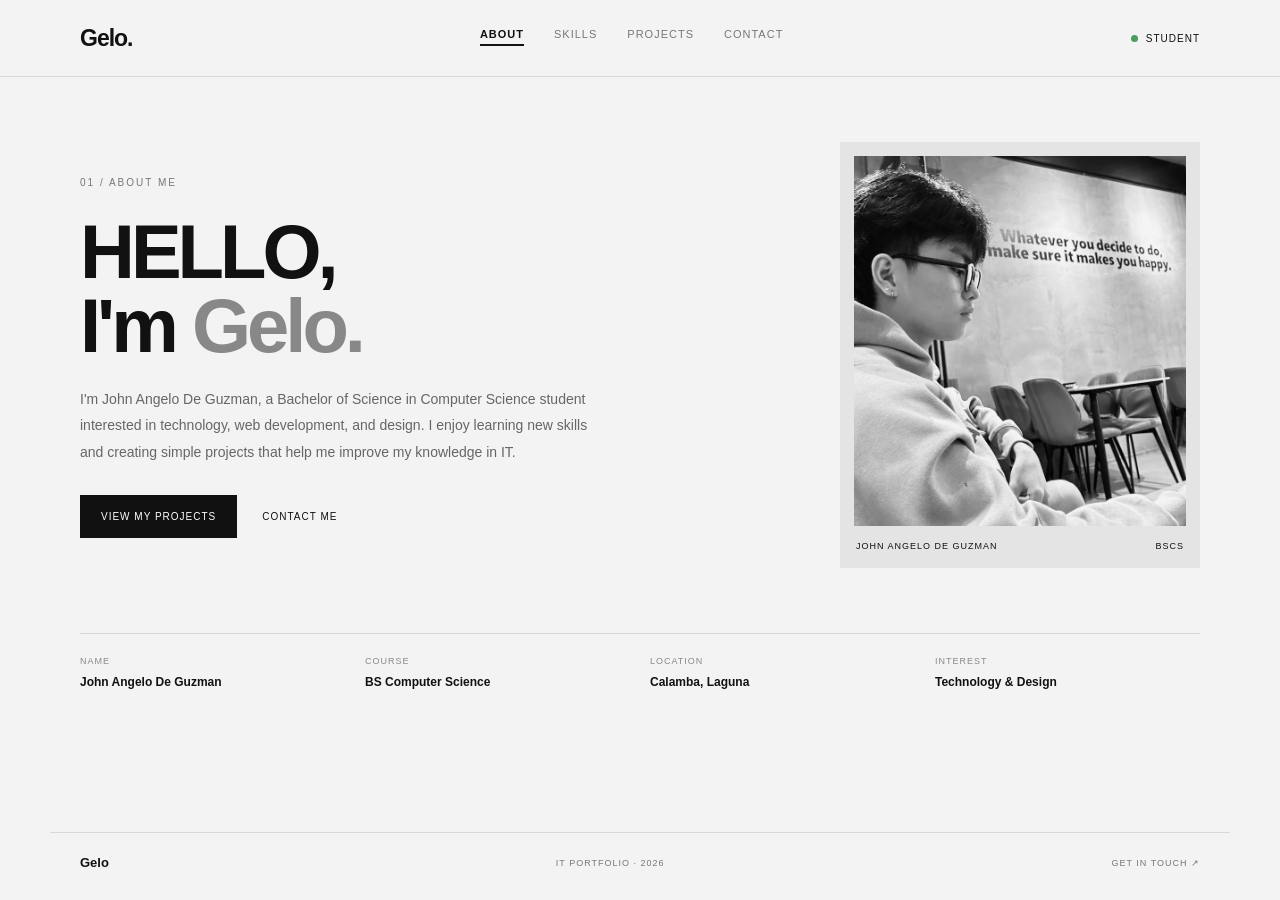
<file: index.html>
<!DOCTYPE html>
<html lang="en">
<head>
    <meta charset="UTF-8">
    <meta name="viewport" content="width=device-width, initial-scale=1.0">
    <title>Gelo | About</title>
    <link rel="stylesheet" href="style.css">
</head>
<body>
    <!-- Header -->
    <header class="site-header"><div class="header-inner"><a href="index.html" class="site-logo">Gelo.</a><nav class="navigation"><a href="index.html" class="nav-active">ABOUT</a>
<a href="skills.html" class="">SKILLS</a>
<a href="projects.html" class="">PROJECTS</a>
<a href="contact.html" class="">CONTACT</a></nav><div class="header-status"><span class="status-dot"></span> STUDENT</div></div></header>
    <main>
        <!-- About -->
        <section class="page-section about-page">
            <div class="about-layout">
                <div class="about-left">
                    <span class="section-number">01 / ABOUT ME</span>
                    <h1>HELLO,<br>I'm <span>Gelo.</span></h1>
                    <p class="description">I'm John Angelo De Guzman, a Bachelor of Science in Computer Science student interested in technology, web development, and design. I enjoy learning new skills and creating simple projects that help me improve my knowledge in IT.</p>
                    <div class="button-group"><a href="projects.html" class="black-button">VIEW MY PROJECTS</a><a href="contact.html" class="text-button">CONTACT ME</a></div>
                </div>
                <div class="about-right"><div class="profile-card"><img src="./profile.jpg" alt="My profile photo"><div class="profile-label"><span>JOHN ANGELO DE GUZMAN</span><span>BSCS</span></div></div></div>
            </div>
            <div class="about-info"><div><span>NAME</span><strong>John Angelo De Guzman</strong></div><div><span>COURSE</span><strong>BS Computer Science</strong></div><div><span>LOCATION</span><strong>Calamba, Laguna</strong></div><div><span>INTEREST</span><strong>Technology &amp; Design</strong></div></div>
        </section></main>
    <!-- Footer -->
    <footer class="site-footer"><a href="index.html">Gelo</a><span>IT PORTFOLIO · 2026</span><a href="contact.html">GET IN TOUCH ↗</a></footer>
    <script src="script.js"></script>
</body>
</html>
</file>
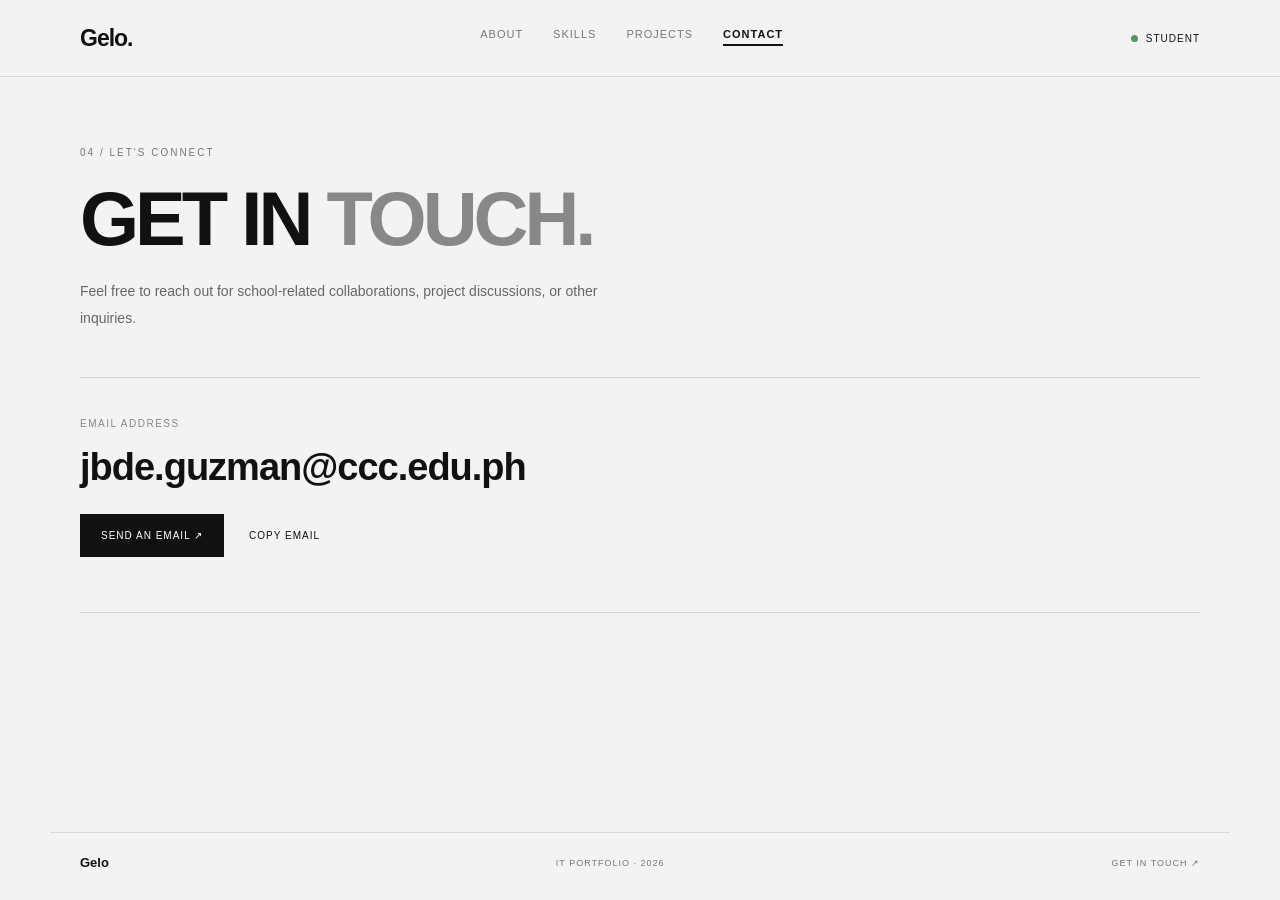
<file: contact.html>
<!DOCTYPE html>
<html lang="en">
<head>
    <meta charset="UTF-8">
    <meta name="viewport" content="width=device-width, initial-scale=1.0">
    <title>Gelo | Contact</title>
    <link rel="stylesheet" href="style.css">
</head>
<body>
    <!-- Header -->
    <header class="site-header"><div class="header-inner"><a href="index.html" class="site-logo">Gelo.</a><nav class="navigation"><a href="index.html" class="">ABOUT</a>
<a href="skills.html" class="">SKILLS</a>
<a href="projects.html" class="">PROJECTS</a>
<a href="contact.html" class="nav-active">CONTACT</a></nav><div class="header-status"><span class="status-dot"></span> STUDENT</div></div></header>
    <main>
        <!-- Contact -->
        <section class="page-section contact-page">
            <div class="section-heading"><span class="section-number">04 / LET'S CONNECT</span><h1>GET IN <span>TOUCH.</span></h1><p>Feel free to reach out for school-related collaborations, project discussions, or other inquiries.</p></div>
            <div class="contact-panel"><span class="contact-label">EMAIL ADDRESS</span><h2 id="emailAddress">jbde.guzman@ccc.edu.ph</h2><div class="button-group"><a class="black-button" href="mailto:your.email@example.com" id="emailLink">SEND AN EMAIL ↗</a><button class="text-button copy-button" id="copyEmail" type="button">COPY EMAIL</button></div><p class="small-note" id="copyMessage"></p></div>
        </section></main>
    <!-- Footer -->
    <footer class="site-footer"><a href="index.html">Gelo</a><span>IT PORTFOLIO · 2026</span><a href="contact.html">GET IN TOUCH ↗</a></footer>
    <script src="script.js"></script>
</body>
</html>
</file>
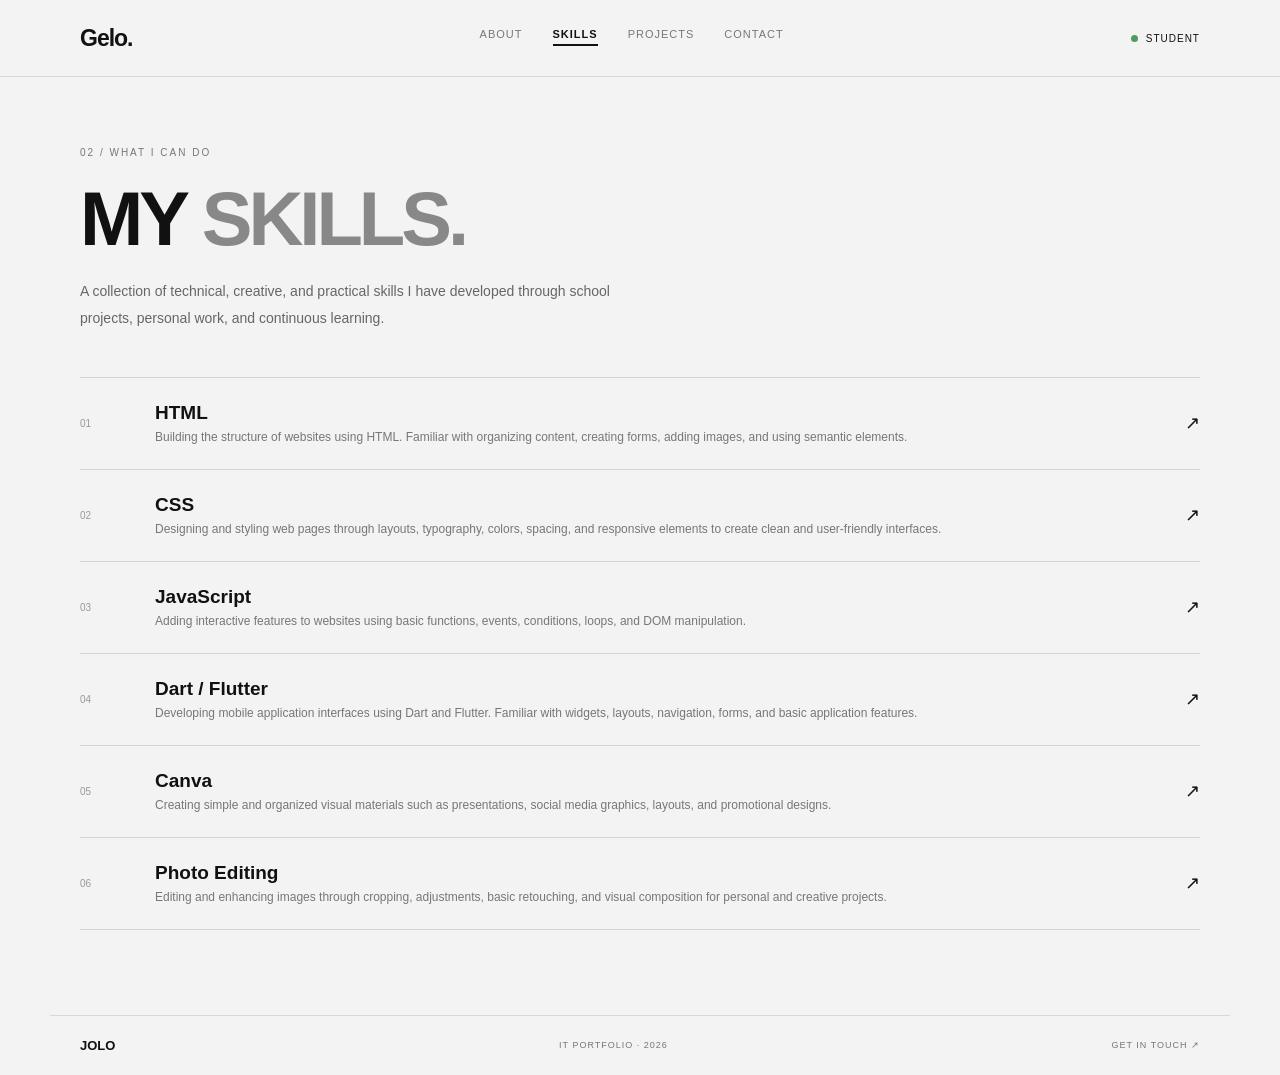
<file: skills.html>
<!DOCTYPE html>
<html lang="en">
<head>
    <meta charset="UTF-8">
    <meta name="viewport" content="width=device-width, initial-scale=1.0">
    <title>GELO | Skills</title>
    <link rel="stylesheet" href="style.css">
</head>
<body>
    <!-- Header -->
    <header class="site-header"><div class="header-inner"><a href="index.html" class="site-logo">Gelo.</a><nav class="navigation"><a href="index.html" class="">ABOUT</a>
<a href="skills.html" class="nav-active">SKILLS</a>
<a href="projects.html" class="">PROJECTS</a>
<a href="contact.html" class="">CONTACT</a></nav><div class="header-status"><span class="status-dot"></span> STUDENT</div></div></header>
    <main>
       
<!-- Skills -->
<section class="page-section">

    <div class="section-heading">
        <span class="section-number">02 / WHAT I CAN DO</span>

        <h1>MY <span>SKILLS.</span></h1>

        <p>
            A collection of technical, creative, and practical skills
            I have developed through school projects, personal work,
            and continuous learning.
        </p>
    </div>

    <div class="skills-list">

        <!-- Skill 01 -->
        <div class="skill-item">
            <span class="skill-number">01</span>
            <div>
                <h2>HTML</h2>
                <p>
                    Building the structure of websites using HTML.
                    Familiar with organizing content, creating forms,
                    adding images, and using semantic elements.
                </p>
            </div>
            <span class="skill-arrow">↗</span>
        </div>

        <!-- Skill 02 -->
        <div class="skill-item">
            <span class="skill-number">02</span>
            <div>
                <h2>CSS</h2>
                <p>
                    Designing and styling web pages through layouts,
                    typography, colors, spacing, and responsive
                    elements to create clean and user-friendly interfaces.
                </p>
            </div>
            <span class="skill-arrow">↗</span>
        </div>

        <!-- Skill 03 -->
        <div class="skill-item">
            <span class="skill-number">03</span>
            <div>
                <h2>JavaScript</h2>
                <p>
                    Adding interactive features to websites using
                    basic functions, events, conditions, loops,
                    and DOM manipulation.
                </p>
            </div>
            <span class="skill-arrow">↗</span>
        </div>

        <!-- Skill 04 -->
        <div class="skill-item">
            <span class="skill-number">04</span>
            <div>
                <h2>Dart / Flutter</h2>
                <p>
                    Developing mobile application interfaces using
                    Dart and Flutter. Familiar with widgets, layouts,
                    navigation, forms, and basic application features.
                </p>
            </div>
            <span class="skill-arrow">↗</span>
        </div>

        <!-- Skill 05 -->
        <div class="skill-item">
            <span class="skill-number">05</span>
            <div>
                <h2>Canva</h2>
                <p>
                    Creating simple and organized visual materials
                    such as presentations, social media graphics,
                    layouts, and promotional designs.
                </p>
            </div>
            <span class="skill-arrow">↗</span>
        </div>

        <!-- Skill 06 -->
        <div class="skill-item">
            <span class="skill-number">06</span>
            <div>
                <h2>Photo Editing</h2>
                <p>
                    Editing and enhancing images through cropping,
                    adjustments, basic retouching, and visual
                    composition for personal and creative projects.
                </p>
            </div>
            <span class="skill-arrow">↗</span>
        </div>

    </div>

</section>

</main>

<!-- Footer -->
<footer class="site-footer">

    <a href="index.html">JOLO</a>

    <span>IT PORTFOLIO · 2026</span>

    <a href="contact.html">GET IN TOUCH ↗</a>

</footer>

<script src="script.js"></script>

</body>
</html>
</file>
<file: style.css>
/* General */
* {
    box-sizing: border-box;
    margin: 0;
    padding: 0;
}

html {
    scroll-behavior: smooth;
}

body {
    background: #f3f3f3;
    color: #111;
    font-family: Arial, Helvetica, sans-serif;
}

a {
    color: inherit;
    text-decoration: none;
}

/* Header */
.site-header {
    width: 100%;
    border-bottom: 1px solid #d8d8d8;
    background: #f3f3f3;
    position: sticky;
    top: 0;
    z-index: 10;
}

.header-inner {
    max-width: 1180px;
    min-height: 76px;
    margin: auto;
    padding: 0 30px;
    display: flex;
    align-items: center;
    justify-content: space-between;
    gap: 25px;
}

.site-logo {
    font-size: 23px;
    font-weight: 800;
    letter-spacing: -1px;
}

/* Navigation */
.navigation {
    display: flex;
    align-items: center;
    gap: 30px;
}

.navigation a {
    font-size: 11px;
    letter-spacing: 1px;
    color: #777;
    position: relative;
    display: inline-block;
    padding-bottom: 8px;
    transition: color 0.3s ease, transform 0.3s ease;
}

.navigation a:hover,
.navigation .nav-active {
    color: #111;
    font-weight: 700;
}

.navigation a:hover {
    transform: translateY(-2px);
}

/* Navigation Underline Animation */
.navigation a::after {
    content: "";
    position: absolute;
    left: 0;
    bottom: 2px;
    width: 100%;
    height: 2px;
    background: currentColor;
    transform: scaleX(0);
    transform-origin: left;
    transition: transform 0.3s ease;
}

.navigation a:hover::after,
.navigation a.nav-active::after {
    transform: scaleX(1);
}

/* Header Status */
.header-status {
    font-size: 10px;
    letter-spacing: 1px;
    display: flex;
    align-items: center;
    gap: 8px;
}

.status-dot {
    width: 7px;
    height: 7px;
    border-radius: 50%;
    background: #4d9a63;
}

/* Page Layout */
main {
    max-width: 1180px;
    min-height: calc(100vh - 145px);
    margin: auto;
    padding: 65px 30px 85px;
}

.page-section {
    width: 100%;
}

.section-number {
    color: #777;
    font-size: 10px;
    letter-spacing: 2px;
}

h1 {
    font-size: clamp(42px, 6vw, 76px);
    line-height: 0.98;
    letter-spacing: -4px;
    margin: 22px 0;
}

h1 span {
    color: #888;
}

.section-heading {
    max-width: 650px;
    margin-bottom: 45px;
}

.section-heading p,
.description {
    color: #666;
    font-size: 14px;
    line-height: 1.9;
    max-width: 570px;
}

/* Heading Hover Gradient Animation */
h1,
h1 span,
h2 {
    transition: color 0.3s ease;
}

h1:hover,
h1:hover span,
h2:hover {
    background: linear-gradient(
        90deg,
        #111111,
        #777777,
        #bbbbbb,
        #555555,
        #111111
    );

    background-size: 200% auto;
    background-clip: text;
    -webkit-background-clip: text;
    -webkit-text-fill-color: transparent;

    animation: headingGradient 2.5s linear infinite;
}

@keyframes headingGradient {
    from {
        background-position: 0% center;
    }

    to {
        background-position: 200% center;
    }
}

/* About */
.about-layout {
    display: grid;
    grid-template-columns: 1.1fr 0.9fr;
    align-items: center;
    gap: 70px;
}

.about-left h1 {
    margin-top: 25px;
}

.description {
    max-width: 520px;
}

.button-group {
    display: flex;
    align-items: center;
    gap: 25px;
    margin-top: 30px;
    flex-wrap: wrap;
}

/* Buttons */
.black-button {
    display: inline-block;
    padding: 15px 20px;
    background: #111;
    color: #fff;
    border: 1px solid #111;
    font-size: 10px;
    letter-spacing: 1px;
    cursor: pointer;
}

.black-button:hover {
    background: #444;
}

.text-button {
    display: inline-block;
    border: 0;
    background: transparent;
    color: #111;
    font: inherit;
    font-size: 10px;
    letter-spacing: 1px;
    cursor: pointer;
}

.text-button:hover {
    text-decoration: underline;
}

/* Button Hover Animation */
.black-button,
.text-button,
.copy-button {
    transition: transform 0.3s ease,
                background-color 0.3s ease,
                color 0.3s ease,
                box-shadow 0.3s ease;
}

.black-button:hover,
.text-button:hover,
.copy-button:hover {
    transform: translateY(-3px);
}

.black-button:hover {
    box-shadow: 0 6px 14px rgba(0, 0, 0, 0.12);
}

/* Profile */
.profile-card {
    max-width: 360px;
    margin-left: auto;
    background: #e4e4e4;
    padding: 14px;
    overflow: hidden;
}

.profile-card img {
    display: block;
    width: 100%;
    height: 370px;
    object-fit: cover;
    background: #d5d5d5;
    transition: transform 0.5s ease;
}

.profile-card:hover img {
    transform: scale(1.03);
}

.profile-label {
    display: flex;
    justify-content: space-between;
    gap: 10px;
    padding: 15px 2px 3px;
    font-size: 9px;
    letter-spacing: 1px;
}

.about-info {
    display: grid;
    grid-template-columns: repeat(4, 1fr);
    gap: 20px;
    border-top: 1px solid #d5d5d5;
    margin-top: 65px;
    padding-top: 22px;
}

.about-info div {
    display: flex;
    flex-direction: column;
    gap: 9px;
}

.about-info span {
    color: #888;
    font-size: 9px;
    letter-spacing: 1px;
}

.about-info strong {
    font-size: 12px;
    font-weight: 600;
}

/* Skills */
.skills-list {
    border-top: 1px solid #d4d4d4;
}

.skill-item {
    min-height: 92px;
    display: grid;
    grid-template-columns: 60px 1fr 30px;
    align-items: center;
    gap: 15px;
    border-bottom: 1px solid #d4d4d4;
    transition: padding 0.3s ease, background-color 0.3s ease;
}

.skill-number {
    color: #999;
    font-size: 10px;
}

.skill-item h2 {
    font-size: 19px;
    margin-bottom: 6px;
}

.skill-item p {
    color: #777;
    font-size: 12px;
}

.skill-arrow {
    font-size: 18px;
    text-align: right;
    transition: transform 0.3s ease;
}

/* Skill Hover Animation */
.skill-item:hover {
    padding-left: 12px;
    background: #eaeaea;
}

.skill-item:hover .skill-arrow {
    transform: translateX(5px);
}

/* Projects */
.projects-grid {
    display: grid;
    grid-template-columns: repeat(2, 1fr);
    gap: 25px;
}

.project-card {
    background: #e9e9e9;
    transition: transform 0.3s ease, box-shadow 0.3s ease;
}

.project-card:hover {
    transform: translateY(-7px);
    box-shadow: 0 10px 22px rgba(0, 0, 0, 0.10);
}

.project-image {
    height: 245px;
    background: #ddd;
    overflow: hidden;
}

.project-image img {
    width: 100%;
    height: 100%;
    object-fit: cover;
    display: block;
    transition: transform 0.5s ease;
}

.project-card:hover .project-image img {
    transform: scale(1.05);
}

.project-details {
    padding: 25px;
}

.project-details > span {
    color: #888;
    font-size: 9px;
    letter-spacing: 1px;
}

.project-details h2 {
    font-size: 22px;
    margin: 14px 0 10px;
}

.project-details p {
    color: #666;
    font-size: 12px;
    line-height: 1.8;
    min-height: 65px;
}

.project-tags {
    display: flex;
    gap: 8px;
    flex-wrap: wrap;
    margin-top: 20px;
}

.project-tags span {
    border: 1px solid #bbb;
    padding: 7px 9px;
    font-size: 8px;
    letter-spacing: 1px;
}

.small-note {
    color: #888;
    font-size: 10px;
    line-height: 1.7;
    margin-top: 20px;
}

/* Contact */
.contact-page {
    min-height: 500px;
}

.contact-panel {
    border-top: 1px solid #d4d4d4;
    border-bottom: 1px solid #d4d4d4;
    padding: 35px 0;
}

.contact-label {
    color: #888;
    font-size: 10px;
    letter-spacing: 1.5px;
}

.contact-panel h2 {
    font-size: clamp(22px, 4vw, 38px);
    letter-spacing: -1px;
    margin-top: 15px;
    overflow-wrap: anywhere;
}

.contact-panel .button-group {
    margin-top: 25px;
}

.copy-button {
    font-family: inherit;
}

/* Footer */
.site-footer {
    max-width: 1180px;
    margin: auto;
    padding: 22px 30px;
    border-top: 1px solid #d8d8d8;
    display: flex;
    justify-content: space-between;
    align-items: center;
    gap: 15px;
}

.site-footer a:first-child {
    font-weight: 800;
    font-size: 13px;
}

.site-footer span,
.site-footer a:last-child {
    color: #777;
    font-size: 9px;
    letter-spacing: 1px;
}

/* Keyboard Focus */
.navigation a:focus-visible,
.black-button:focus-visible,
.text-button:focus-visible,
.copy-button:focus-visible,
.site-footer a:focus-visible {
    outline: 2px solid #555;
    outline-offset: 4px;
}

/* Mobile Responsive */
@media (max-width: 750px) {

    .header-inner {
        padding: 18px 20px;
        flex-wrap: wrap;
    }

    .navigation {
        order: 3;
        width: 100%;
        justify-content: space-between;
        gap: 10px;
    }

    .navigation a {
        font-size: 9px;
    }

    .header-status {
        margin-left: auto;
    }

    main {
        padding: 45px 20px 65px;
    }

    .about-layout {
        grid-template-columns: 1fr;
        gap: 40px;
    }

    .profile-card {
        margin: 0;
        max-width: 100%;
    }

    .profile-card img {
        height: 320px;
    }

    .about-info {
        grid-template-columns: repeat(2, 1fr);
        margin-top: 45px;
        row-gap: 25px;
    }

    .projects-grid {
        grid-template-columns: 1fr;
    }

    .project-image {
        height: 220px;
    }

    h1 {
        letter-spacing: -2px;
    }

    .site-footer {
        padding: 20px;
    }
}

@media (max-width: 380px) {

    .navigation a {
        font-size: 8px;
        letter-spacing: 0.5px;
    }

    .skill-item {
        grid-template-columns: 35px 1fr 20px;
    }
}

/* Reduce Motion Accessibility */
@media (prefers-reduced-motion: reduce) {

    *,
    *::before,
    *::after {
        scroll-behavior: auto !important;
        transition-duration: 0.01ms !important;
        animation-duration: 0.01ms !important;
        animation-iteration-count: 1 !important;
    }
}

/* Blinking Online Status */
.status-dot {
    width: 7px;
    height: 7px;
    border-radius: 50%;
    background: #4d9a63;
    animation: onlineBlink 1.5s ease-in-out infinite;
}

@keyframes onlineBlink {
    0%, 100% {
        opacity: 1;
        box-shadow: 0 0 0 0 rgba(77, 154, 99, 0.5);
    }

    50% {
        opacity: 0.3;
        box-shadow: 0 0 8px 3px rgba(77, 154, 99, 0.4);
    }
}


/* Projects Carousel */
.projects-carousel {
    display: flex;
    align-items: center;
    gap: 15px;
    position: relative;
}

.projects-viewport {
    width: 100%;
    overflow: hidden;
}

.projects-grid {
    display: flex;
    grid-template-columns: none;
    gap: 25px;
    transition: transform 0.5s ease;
    will-change: transform;
}

.projects-grid .project-card {
    flex: 0 0 calc(50% - 12.5px);
    min-width: 0;
}

/* Carousel Buttons */
.carousel-btn {
    flex-shrink: 0;
    width: 38px;
    height: 38px;
    border: 1px solid #ccc;
    border-radius: 50%;
    background: transparent;
    color: #111;
    font-size: 16px;
    cursor: pointer;
    transition: 0.3s ease;
}

.carousel-btn:hover {
    background: #111;
    color: #fff;
    border-color: #111;
    transform: scale(1.08);
}

/* Mobile Carousel */
@media (max-width: 750px) {
    .projects-carousel {
        gap: 8px;
    }

    .projects-grid .project-card {
        flex: 0 0 100%;
    }

    .carousel-btn {
        width: 30px;
        height: 30px;
        font-size: 12px;
    }
}
</file>
